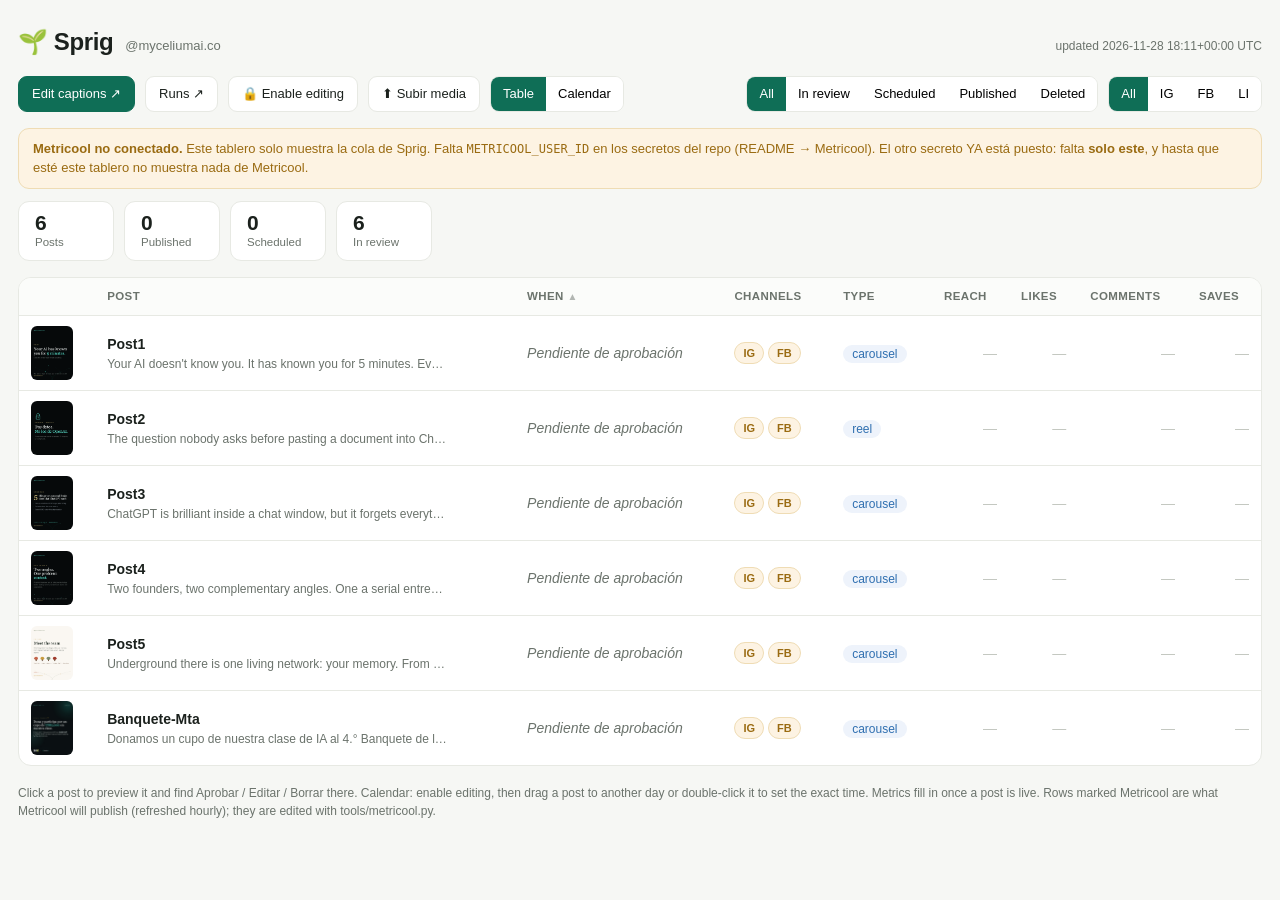
<file: docs/index.html>
<!doctype html>
<html lang="en">
<head>
<meta charset="utf-8">
<meta name="viewport" content="width=device-width, initial-scale=1">
<title>Sprig · dashboard</title>
<style>
  :root{ --bg:#f6f7f4; --card:#fff; --ink:#1b211d; --mut:#6b736c; --line:#e7e9e3;
         --green:#1f9d6b; --greenbg:#e6f4ee; --accent:#0f6e56; --hover:#f2f4ef; --red:#b3261e; --redbg:#fdecea; }
  *{box-sizing:border-box} body{margin:0;background:var(--bg);color:var(--ink);
    font:14px/1.5 -apple-system,BlinkMacSystemFont,"Segoe UI",Inter,Arial,sans-serif}
  .wrap{max-width:1280px;margin:0 auto;padding:24px 18px 64px}
  header{display:flex;flex-wrap:wrap;align-items:baseline;gap:12px}
  h1{font-size:24px;margin:0;letter-spacing:-.4px}
  .tag{font-size:13px;color:var(--mut)} .updated{margin-left:auto;font-size:12px;color:var(--mut)}
  .bar{display:flex;flex-wrap:wrap;gap:10px;align-items:center;margin:16px 0}
  a.btn,button.f{font:inherit;display:inline-flex;align-items:center;gap:6px;padding:7px 13px;border:1px solid var(--line);
    border-radius:9px;background:#fff;color:var(--ink);text-decoration:none;font-size:13px;font-weight:500;cursor:pointer}
  a.btn.primary{background:var(--accent);color:#fff;border-color:var(--accent)}
  a.btn:hover,button.f:hover{border-color:var(--accent);color:var(--accent)}
  button.f.on{background:var(--green);color:#fff;border-color:var(--green)}
  button.f.danger{color:var(--red)} button.f.danger:hover{border-color:var(--red);background:var(--redbg)}
  button.f.danger.on{background:var(--red);border-color:var(--red);color:#fff}
  button.f:disabled{opacity:.45;cursor:default}
  .spacer{flex:1}
  .seg{display:inline-flex;border:1px solid var(--line);border-radius:9px;overflow:hidden;background:#fff}
  .seg button{font:inherit;border:0;border-radius:0;padding:7px 12px;background:#fff;cursor:pointer;font-size:13px} .seg button.on{background:var(--accent);color:#fff}
  .stats{display:flex;gap:10px;margin-bottom:16px;flex-wrap:wrap}
  .stat{background:var(--card);border:1px solid var(--line);border-radius:11px;padding:9px 16px;min-width:96px}
  .stat .n{font-size:21px;font-weight:600;line-height:1.1} .stat .l{font-size:11.5px;color:var(--mut)}
  .tablewrap{background:var(--card);border:1px solid var(--line);border-radius:13px;overflow:auto}
  table{border-collapse:collapse;width:100%;min-width:880px}
  th,td{text-align:left;padding:10px 12px;border-bottom:1px solid var(--line);white-space:nowrap;vertical-align:middle}
  th{position:sticky;top:0;background:#fbfcfa;font-size:11.5px;text-transform:uppercase;letter-spacing:.4px;color:var(--mut);font-weight:600;cursor:pointer;user-select:none}
  th.sortable:hover{color:var(--accent)} th .ar{opacity:.5;font-size:10px}
  tr:last-child td{border-bottom:0} tbody tr:hover{background:var(--hover)}
  tbody tr.deleted td{opacity:.55}
  td.num{text-align:right;font-variant-numeric:tabular-nums;font-weight:600} td.num.dim{color:#c4c8c1;font-weight:400}
  td.when{cursor:default} td.when.edit{cursor:pointer;color:var(--accent)} td.when.edit:hover{text-decoration:underline}
  .thumb{width:42px;height:54px;object-fit:cover;border-radius:6px;background:#e9ebe6;display:block}
  .post .id{font-weight:600;text-transform:capitalize} .post .cap{color:var(--mut);font-size:12px;max-width:340px;overflow:hidden;text-overflow:ellipsis;white-space:nowrap}
  .pill{font-size:11px;font-weight:600;padding:2px 8px;border-radius:20px;display:inline-block;margin-right:4px;border:1px solid}
  .pill.live{background:var(--greenbg);color:var(--green);border-color:#bfe3d2} .pill.sched{background:#fff;color:var(--mut);border-color:var(--line)}
  .pill.rev{background:#fdf3e3;color:#9a6b12;border-color:#efdcb4}
  .pill.del{background:var(--redbg);color:var(--red);border-color:#f3c6c2}
  .pill.mc{background:#f1efe6;color:#5e5a4f;border-color:#e0dbcd}
  .pill.err{background:var(--redbg);color:var(--red);border-color:#f3c6c2}
  .banner{border:1px solid;border-radius:11px;padding:10px 14px;margin-bottom:12px;font-size:13px;line-height:1.5}
  .banner.red{background:var(--redbg);border-color:#f3c6c2;color:var(--red)}
  .banner.amber{background:#fdf3e3;border-color:#efdcb4;color:#9a6b12}
  .banner code{font-size:12px} .banner ul{margin:4px 0 0 18px;padding:0}
  .type{font-size:12px;color:#2f6fb0;background:#eef3fb;padding:2px 9px;border-radius:20px}
  .fbnote{font-size:11px;color:var(--mut);margin-top:3px}
  td.when.rev,td.when.del{color:var(--mut);font-style:italic}
  .calbar{display:flex;align-items:center;justify-content:center;gap:16px;margin-bottom:10px}
  .caltitle{font-size:17px;font-weight:600;min-width:170px;text-align:center}
  .calhead{display:grid;grid-template-columns:repeat(7,1fr);gap:8px;margin-bottom:8px}
  .calhead div{font-size:11.5px;color:var(--mut);text-transform:uppercase;letter-spacing:.4px;text-align:center}
  .cal{display:grid;grid-template-columns:repeat(7,1fr);gap:8px}
  .day{background:var(--card);border:1px solid var(--line);border-radius:10px;min-height:96px;padding:6px}
  .day.empty{background:transparent;border:0} .day.dragover{border-color:var(--accent);background:var(--greenbg)}
  .dnum{font-size:12px;color:var(--mut);text-align:right;margin-bottom:4px}
  .day.today{border-color:var(--accent)} .day.today .dnum{color:var(--accent);font-weight:600}
  .chip{display:flex;align-items:center;gap:5px;border-left:3px solid var(--line);background:#fbfcfa;border-radius:5px;padding:3px 5px;margin-bottom:4px}
  .chip.live{border-left-color:var(--green)} .chip.sched{border-left-color:#cfd4cc}
  .chip.mc{border-left-style:dotted;background:#f7f5ef} .chip.mc.dup{border-left-color:var(--red);border-left-style:solid}
  .chip.drag{cursor:grab} .chip.drag:active{cursor:grabbing}
  .chip img{width:18px;height:22px;object-fit:cover;border-radius:3px;background:#e9ebe6;flex:none}
  .chip span{font-size:11px;font-weight:600;text-transform:capitalize} .chip em{font-size:10px;color:var(--mut);font-style:normal;margin-left:auto}
  .ovl{position:fixed;inset:0;background:rgba(20,24,27,.45);display:flex;align-items:center;justify-content:center;z-index:70;padding:16px;overflow:auto}
  .modal{background:#fff;border-radius:14px;padding:22px;max-width:430px;width:100%;box-shadow:0 10px 40px rgba(0,0,0,.2)}
  .modal.wide{max-width:640px}
  .modal h3{margin:0 0 8px;font-size:18px} .modal p{color:var(--mut);font-size:13px;margin:0 0 14px}
  .modal label{display:block;font-size:12px;color:var(--mut);margin:10px 0 4px}
  .modal input,.modal textarea{width:100%;padding:9px 11px;border:1px solid var(--line);border-radius:9px;font:inherit}
  .modal textarea{min-height:110px;resize:vertical;line-height:1.45}
  .modal .row{display:flex;gap:14px} .modal .row>div{flex:1}
  .modal .acts{display:flex;gap:10px;justify-content:flex-end;margin-top:18px;align-items:center}
  .modal .acts .cnt{margin-right:auto;font-size:12px;color:var(--mut)} .modal .acts .cnt.over{color:var(--red);font-weight:600}
  .modal code{font-size:12px;background:#f2f4ef;padding:2px 6px;border-radius:5px;word-break:break-all}
  .toast{position:fixed;bottom:20px;left:50%;transform:translateX(-50%);background:var(--ink);color:#fff;padding:10px 18px;border-radius:10px;font-size:13px;z-index:80;opacity:0;transition:opacity .2s;max-width:90vw;text-align:center}
  .toast.show{opacity:1}
  footer{margin-top:18px;font-size:12px;color:var(--mut)}

/* ---- preview modal ---- */
#pv{position:fixed;inset:0;background:rgba(0,0,0,.62);display:none;z-index:60;padding:24px;overflow:auto}
#pv.on{display:block}
#pvbox{max-width:940px;margin:0 auto;background:var(--card);border-radius:14px;overflow:hidden;box-shadow:0 20px 60px rgba(0,0,0,.45)}
#pvhead{display:flex;align-items:center;justify-content:space-between;gap:12px;padding:14px 18px;border-bottom:1px solid var(--line);flex-wrap:wrap}
#pvhead h3{margin:0;font-size:16px}
#pvhead .meta{font-size:12px;color:var(--mut);margin-top:2px}
#pvacts{display:flex;gap:8px;align-items:center;flex-wrap:wrap}
#pvclose{border:1px solid var(--line);background:none;border-radius:7px;padding:5px 11px;cursor:pointer;font-size:14px;color:inherit}
#pvbody{display:grid;grid-template-columns:minmax(0,360px) minmax(0,1fr);gap:20px;padding:18px}
@media(max-width:820px){#pvbody{grid-template-columns:1fr}}
#pvstage{position:relative;background:#0A0F11;border-radius:10px;overflow:hidden;aspect-ratio:4/5}
#pvslot,#pvslot img,#pvslot video{width:100%;height:100%;display:block}
#pvslot img,#pvslot video{object-fit:contain}
#pvstage .nv{position:absolute;top:50%;transform:translateY(-50%);width:30px;height:30px;border-radius:50%;border:none;background:rgba(255,255,255,.92);cursor:pointer;font-size:15px;line-height:1;display:grid;place-items:center}
#pvstage .nv:disabled{opacity:.25;cursor:default}
#pvprev{left:8px}#pvnext{right:8px}
#pvcount{position:absolute;top:8px;right:8px;background:rgba(0,0,0,.62);color:#fff;font-size:11px;padding:3px 8px;border-radius:10px;z-index:2}
#pvthumbs{display:flex;gap:6px;margin-top:9px;flex-wrap:wrap}
#pvthumbs button{width:44px;aspect-ratio:4/5;padding:0;border:1px solid var(--line);border-radius:5px;overflow:hidden;background:none;cursor:pointer;display:grid;place-items:center}
#pvthumbs button[aria-current="true"]{border-color:#0f8f7f;border-width:2px}
#pvthumbs img{width:100%;height:100%;object-fit:cover;display:block}
#pvmedia{display:flex;gap:8px;margin-top:10px;flex-wrap:wrap}
#pvmedia button{font-size:12px;padding:5px 10px}
#pvcap{white-space:pre-wrap;font-size:14px;line-height:1.6;margin:0}
#pvtags{color:#0f8f7f;margin-top:10px;font-size:14px}
#pvlen{margin-top:12px;padding-top:10px;border-top:1px solid var(--line);font-size:12px;color:var(--mut)}
#pvnote{margin-top:8px;font-size:12px;color:#9a6b12}
tbody tr[data-pid]{cursor:pointer}
</style>
</head>
<body>
<div class="wrap">
  <header><h1>🌱 Sprig</h1><span class="tag">@myceliumai.co</span><span class="updated" id="updated"></span></header>
  <div class="bar">
    <a class="btn primary" href="https://github.com/ortizia2000/sprig/edit/main/content/posts.yaml" target="_blank">Edit captions ↗</a>
    <a class="btn" href="https://github.com/ortizia2000/sprig/actions/workflows/publish.yml" target="_blank">Runs ↗</a>
    <button class="f" id="editBtn"></button>
    <button class="f" id="uploadBtn" title="Sube una imagen o video a docs/media y content/media">⬆ Subir media</button>
    <div class="seg" id="viewF"><button data-v="table" class="on">Table</button><button data-v="calendar">Calendar</button></div>
    <span class="spacer"></span>
    <div class="seg" id="statusF"><button data-v="all" class="on">All</button><button data-v="review">In review</button><button data-v="scheduled">Scheduled</button><button data-v="published">Published</button><button data-v="deleted">Deleted</button></div>
    <div class="seg" id="chanF"><button data-v="all" class="on">All</button><button data-v="instagram">IG</button><button data-v="facebook">FB</button><button data-v="linkedin">LI</button></div>
  </div>
  <div id="banners"></div>
  <div class="stats" id="stats"></div>
  <div id="view"></div>
  <footer id="foot"></footer>
</div>
<div id="modalHost"></div>
<div class="toast" id="toast"></div>
<input type="file" id="filePick" hidden accept="image/*,video/mp4">

<script>
const REPO="ortizia2000/sprig", PLAT={instagram:"IG",facebook:"FB",linkedin:"LI"};
const PAGES_MEDIA="https://ortizia2000.github.io/sprig/media";
const IG_LIMIT=2200, MAX_W=1440, MAX_UPLOAD_MB=25;
const MON=["Jan","Feb","Mar","Apr","May","Jun","Jul","Aug","Sep","Oct","Nov","Dec"];
const MONLONG=["January","February","March","April","May","June","July","August","September","October","November","December"];
const COLS=[{k:"thumb",t:""},{k:"post",t:"Post"},{k:"when",t:"When",sort:1},{k:"channels",t:"Channels"},
  {k:"type",t:"Type"},{k:"reach",t:"Reach",sort:1,num:1},{k:"likes",t:"Likes",sort:1,num:1},
  {k:"comments",t:"Comments",sort:1,num:1},{k:"saved",t:"Saves",sort:1,num:1}];
// Override keys the publisher honours (publisher/overrides.py). Everything the
// buttons write goes through content/schedule.json; posts.yaml is never touched here.
const OV_KEYS=["date","time","review","deleted","caption_en","caption_es","hashtags","media"];
let DATA=[], OVR={}, MC={status:"unconfigured",posts:[],duplicates:{}}, sortK="when", sortDir=1, fStatus="all", fChan="all", view="table", calMonth=null, bust=0;
const esc=s=>(s||"").replace(/[&<>"]/g,c=>({"&":"&amp;","<":"&lt;",">":"&gt;",'"':"&quot;"}[c]));
const ig=(p,k)=>((p.metrics||{}).instagram||{})[k];
const isPub=p=>(p.published||[]).length>0;
// Metricool rows: the queue that actually publishes since 2026-09-06. Read-only
// here (the GitHub write layer cannot touch them); edits go through tools/metricool.py.
const isMc=p=>p.source==="metricool";
// A video has no still on the Metricool side; a play glyph beats a broken image.
const VID_THUMB="data:image/svg+xml;utf8,"+encodeURIComponent('<svg xmlns="http://www.w3.org/2000/svg" width="36" height="44"><rect width="36" height="44" rx="4" fill="#e9ebe6"/><path d="M14 13l12 9-12 9z" fill="#6b736c"/></svg>');
const mcLocal=u=>{try{const x=new URL(u);return x.origin===location.origin?x.pathname.split("/").pop():null;}catch(e){return null;}};
function mcRows(sec){
  const dup=(sec&&sec.duplicates)||{};
  return ((sec&&sec.posts)||[]).map(r=>{
    const media=r.media||[], nets=r.networks||{};
    const local=media.length&&mcLocal(media[0]), isVid=/\.(mp4|mov|m4v)(\?|$)/i.test(media[0]||"");
    return {source:"metricool", id:"mc-"+r.id, mcId:r.id, uuid:r.uuid, date:r.date, time:r.time, tz:r.tz,
      type:media.length>1?"carousel":(isVid?"reel":"image"),
      platforms:Object.keys(nets), networks:nets, thumb:isVid?VID_THUMB:(local?("media/"+local):(media[0]||null)),
      media, caption_en:r.text||"", caption_es:"", hashtags:"", review:false, deleted:false, draft:!!r.draft,
      overridden:[], published:Object.keys(nets).filter(n=>nets[n]==="PUBLISHED"), metrics:{},
      dup:!!dup[r.uuid], dupIds:dup[r.uuid]||[]};});
}
const base=u=>String(u).split("/").pop();
// Effective post = data.json row (overrides applied at build time, hourly) with the
// LIVE override file on top, so a button press shows immediately. `deleted` only
// ever comes from the override file, so it is read from there alone (a restored post
// would otherwise stay dimmed until the next Actions rebuild).
function eff(p){const o=isMc(p)?{}:(OVR[p.id]||{}); const e=Object.assign({},p);
  if(isMc(p)){ e.mediaNames=(p.media||[]).map(u=>mcLocal(u)||u); return e; }
  for(const k of OV_KEYS){ if(k in o) e[k]=o[k]; }
  e.deleted=!!o.deleted;
  e.mediaNames=(o.media||p.media||[]).map(base);
  e.thumb=p.cover?("media/"+base(p.cover)):(e.mediaNames.length?"media/"+e.mediaNames[0]:p.thumb);
  return e;}
const tsOf=p=>{const e=eff(p);return Date.parse(e.date+"T"+(e.time||"00:00")+":00");};
function fmtWhen(p){const e=eff(p);const [Y,M,D]=String(e.date).split("-");let [h,mi]=(e.time||"00:00").split(":").map(Number);
  const ap=h>=12?"pm":"am",h12=(h%12)||12;return `${MON[(+M)-1]}-${D}-${Y} · ${h12}:${String(mi).padStart(2,"0")} ${ap} EST`;}
const token=()=>localStorage.getItem("sprig_token");
const editing=()=>!!token();
const thumbSrc=p=>{const e=eff(p);return e.thumb?(e.thumb+(bust?"?v="+bust:"")):"";};
const todayS=()=>{const t=new Date();return `${t.getFullYear()}-${String(t.getMonth()+1).padStart(2,'0')}-${String(t.getDate()).padStart(2,'0')}`;};

function filtered(){return DATA.filter(p=>{const e=eff(p);
  if(fStatus==="deleted") return e.deleted;
  if(e.deleted)return false;
  if(fStatus==="review"&&!e.review)return false;
  if(fStatus==="published"&&!isPub(p))return false;
  if(fStatus==="scheduled"&&(isPub(p)||e.review))return false;
  if(fChan!=="all"&&!(p.platforms||[]).includes(fChan))return false; return true;});}
function sorted(rows){return rows.slice().sort((a,b)=>{let va,vb;
  if(sortK==="when"){va=tsOf(a);vb=tsOf(b);}else{va=ig(a,sortK)??-1;vb=ig(b,sortK)??-1;}return (va-vb)*sortDir;});}

/* ---------- table ---------- */
function renderTable(){
  const head=COLS.map(c=>{const ar=c.k===sortK?`<span class="ar">${sortDir>0?"▲":"▼"}</span>`:"";
    return `<th class="${c.sort?'sortable':''} ${c.num?'num':''}" data-k="${c.k}">${c.t} ${ar}</th>`;}).join("");
  const rows=sorted(filtered()).map(p=>{const e=eff(p);
    const chans=(p.platforms||[]).map(pl=>{const l=(p.published||[]).includes(pl);
      const st=isMc(p)?(p.networks||{})[pl]:null; const err=st&&st!=="PUBLISHED"&&st!=="PENDING";
      return `<span class="pill ${l?'live':(err?'err':(e.deleted?'del':(e.review?'rev':'sched')))}" title="${esc(st||'')}">${PLAT[pl]||pl}${l?' ●':(err?' ✕':'')}</span>`;}).join("");
    const fb=((p.metrics||{}).facebook)||{};
    const fbn=(fb.reactions!=null||fb.comments!=null)?`<div class="fbnote">FB ♥ ${fb.reactions??0} · 💬 ${fb.comments??0}</div>`:"";
    const num=k=>{const v=ig(p,k);return v==null?`<td class="num dim">—</td>`:`<td class="num">${v.toLocaleString()}</td>`;};
    const whenCls=e.deleted?'del':(e.review?'rev':(editing()&&!isPub(p)&&!isMc(p)?'edit':''));
    const whenTxt=e.deleted?'Borrado':(e.review?'Pendiente de aprobación':fmtWhen(p));
    return `<tr data-pid="${esc(p.id)}" class="${e.deleted?'deleted':''}"><td><img class="thumb" src="${esc(thumbSrc(p))}" alt=""></td>
      <td class="post"><div class="id">${isMc(p)?`<span class="pill mc">Metricool</span>${p.dup?'<span class="pill err">copia ×'+p.dupIds.length+'</span>':''}<span style="color:var(--mut);font-weight:400">#${esc(String(p.mcId))}</span>`:esc(p.id)}</div><div class="cap">${esc(e.caption_en||'')}</div></td>
      <td class="when ${whenCls}" data-id="${esc(p.id)}">${whenTxt}</td>
      <td>${chans}${fbn}</td><td><span class="type">${esc(p.type)}</span></td>
      ${num("reach")}${num("likes")}${num("comments")}${num("saved")}</tr>`;}).join("")
    || `<tr><td colspan="9" style="color:var(--mut);padding:20px">No posts match this filter.</td></tr>`;
  document.getElementById("view").innerHTML=`<div class="tablewrap"><table><thead><tr>${head}</tr></thead><tbody>${rows}</tbody></table></div>`;
  document.querySelectorAll("th.sortable").forEach(th=>th.onclick=()=>{const k=th.dataset.k;if(k===sortK)sortDir*=-1;else{sortK=k;sortDir=1;}render();});
  document.querySelectorAll("tbody tr[data-pid]").forEach(tr=>tr.onclick=e=>{
    if(e.target.closest("td.when.edit")) return;
    openPreview(tr.dataset.pid);
  });
  if(editing()) document.querySelectorAll("td.when.edit").forEach(td=>td.onclick=e=>{e.stopPropagation();openReschedule(td.dataset.id)});
}
/* ---------- calendar ---------- */
function renderCalendar(){
  const posts=filtered().filter(p=>!eff(p).deleted),byDate={}; posts.forEach(p=>{const d=eff(p).date;(byDate[d]=byDate[d]||[]).push(p);});
  const y=calMonth.getFullYear(),m=calMonth.getMonth();
  const startDow=new Date(y,m,1).getDay(),days=new Date(y,m+1,0).getDate();
  const tS=todayS();
  const chip=p=>{const drag=editing()&&!isPub(p)&&!isMc(p);
    return `<div class="chip ${isPub(p)?'live':'sched'} ${isMc(p)?'mc':''} ${p.dup?'dup':''} ${drag?'drag':''}" draggable="${drag}" data-id="${esc(p.id)}" title="${isMc(p)?'Metricool #'+esc(String(p.mcId))+(p.dup?' · copia duplicada':''):''}">
      <img src="${esc(thumbSrc(p))}"><span>${isMc(p)?'M· '+esc(Array.from((p.caption_en||'').split('\n')[0]).slice(0,18).join('')):esc(p.id)}</span><em>${(p.platforms||[]).map(x=>PLAT[x]||x).join(' ')}</em></div>`;};
  let cells=""; for(let i=0;i<startDow;i++)cells+=`<div class="day empty"></div>`;
  for(let d=1;d<=days;d++){const ds=`${y}-${String(m+1).padStart(2,'0')}-${String(d).padStart(2,'0')}`;
    cells+=`<div class="day ${ds===tS?'today':''}" data-date="${ds}"><div class="dnum">${d}</div>${(byDate[ds]||[]).map(chip).join("")}</div>`;}
  document.getElementById("view").innerHTML=`
    <div class="calbar"><button class="f" id="pm">‹</button><div class="caltitle">${MONLONG[m]} ${y}</div><button class="f" id="nm">›</button></div>
    <div class="calhead">${["Sun","Mon","Tue","Wed","Thu","Fri","Sat"].map(d=>`<div>${d}</div>`).join("")}</div>
    <div class="cal">${cells}</div>`;
  document.getElementById("pm").onclick=()=>{calMonth=new Date(y,m-1,1);render();};
  document.getElementById("nm").onclick=()=>{calMonth=new Date(y,m+1,1);render();};
  if(editing()) wireDnD();
  document.querySelectorAll(".chip").forEach(c=>{ c.onclick=()=>openPreview(c.dataset.id); if(editing()) c.ondblclick=()=>openReschedule(c.dataset.id); });
}
function wireDnD(){
  document.querySelectorAll(".chip.drag").forEach(c=>{
    c.ondragstart=e=>{e.dataTransfer.setData("text/plain",c.dataset.id);e.dataTransfer.effectAllowed="move";};});
  document.querySelectorAll(".day[data-date]").forEach(cell=>{
    cell.ondragover=e=>{e.preventDefault();cell.classList.add("dragover");};
    cell.ondragleave=()=>cell.classList.remove("dragover");
    cell.ondrop=e=>{e.preventDefault();cell.classList.remove("dragover");
      const id=e.dataTransfer.getData("text/plain"),p=DATA.find(x=>x.id===id);
      if(!p)return; const cur=eff(p); setOverride(id,{date:cell.dataset.date,time:cur.time});};
  });
}
/* ---------- overrides (the one write path) ---------- */
function setOverride(id,patch){
  OVR[id]=Object.assign({},OVR[id]||{},patch);
  for(const k of Object.keys(OVR[id])) if(OVR[id][k]===undefined) delete OVR[id][k];
  if(!Object.keys(OVR[id]).length) delete OVR[id];
  stats(); render(); if(document.getElementById("pv").classList.contains("on")) fillPreview(id);
  return saveSchedule();
}
function openReschedule(id){
  const p=DATA.find(x=>x.id===id); if(!p)return; const e=eff(p);
  modal(`<h3>Reschedule ${esc(id)}</h3><p>Set the date and time this post goes live (EST).</p>
    <div class="row"><div><label>Date</label><input id="ed" type="date" value="${e.date}"></div>
    <div><label>Time</label><input id="et" type="time" value="${e.time}"></div></div>
    <div class="acts"><button class="f" id="ec">Cancel</button><button class="f on" id="es">Save</button></div>`,
    ()=>{ document.getElementById("ec").onclick=closeModal;
      document.getElementById("es").onclick=()=>{const d=document.getElementById("ed").value,tm=document.getElementById("et").value;
        if(d&&tm){closeModal();setOverride(id,{date:d,time:tm});}}; });
}
/* Aprobar: siempre pregunta fecha y hora, nunca reutiliza la del YAML (esa es la
   fecha vieja que quedo en revision). Los campos arrancan vacios a proposito. */
function openApprove(id){
  if(!editing()){tokenModal();return;}
  const p=DATA.find(x=>x.id===id); if(!p)return;
  modal(`<h3>Aprobar ${esc(id)}</h3><p>¿Cuándo sale? La fecha del archivo es vieja y no se reutiliza. Hora en EST.</p>
    <div class="row"><div><label>Fecha</label><input id="ad" type="date" min="${todayS()}"></div>
    <div><label>Hora</label><input id="at" type="time"></div></div>
    <div class="acts"><button class="f" id="ac">Cancelar</button><button class="f on" id="as" disabled>Aprobar y agendar</button></div>`,
    ()=>{ const d=document.getElementById("ad"),t=document.getElementById("at"),s=document.getElementById("as");
      const chk=()=>{s.disabled=!(d.value&&t.value&&d.value>=todayS());}; d.oninput=t.oninput=chk;
      document.getElementById("ac").onclick=closeModal;
      s.onclick=()=>{closeModal();setOverride(id,{review:false,date:d.value,time:t.value}).then(ok=>{if(ok)toast(`${id} aprobado · sale ${d.value} ${t.value} EST`);});}; });
}
function openEdit(id){
  if(!editing()){tokenModal();return;}
  const p=DATA.find(x=>x.id===id); if(!p)return; const e=eff(p);
  modal(`<h3>Editar ${esc(id)}</h3><p>Texto y horario. Las imágenes se cambian desde la vista previa. No toca <code>posts.yaml</code>: guarda en <code>schedule.json</code>.</p>
    <label>Caption EN</label><textarea id="ce">${esc(e.caption_en)}</textarea>
    <label>Caption ES</label><textarea id="cs">${esc(e.caption_es)}</textarea>
    <label>Hashtags</label><input id="ch" value="${esc(e.hashtags)}">
    <div class="row"><div><label>Fecha${e.review?' (sigue en revisión hasta Aprobar)':''}</label><input id="dd" type="date" value="${e.review?'':e.date}"></div>
    <div><label>Hora (EST)</label><input id="dt" type="time" value="${e.review?'':e.time}"></div></div>
    <div class="acts"><span class="cnt" id="cnt"></span><button class="f" id="xc">Cancelar</button><button class="f on" id="xs">Guardar</button></div>`,
    ()=>{ const ce=document.getElementById("ce"),cs=document.getElementById("cs"),ch=document.getElementById("ch"),cnt=document.getElementById("cnt");
      const len=()=>{const c=[ce.value.trim(),cs.value.trim(),ch.value.trim()].filter(Boolean).join("\n\n").length;
        cnt.textContent=`${c} / ${IG_LIMIT} caracteres`; cnt.classList.toggle("over",c>IG_LIMIT); return c;};
      ce.oninput=cs.oninput=ch.oninput=len; len();
      document.getElementById("xc").onclick=closeModal;
      document.getElementById("xs").onclick=()=>{
        if(len()>IG_LIMIT){toast("Instagram corta en 2.200 caracteres. Recorta antes de guardar.");return;}
        const patch={}; const put=(k,v)=>{ if(v!==(p[k]||"")||k in (OVR[id]||{})) patch[k]=v; };
        put("caption_en",ce.value.trim()); put("caption_es",cs.value.trim()); put("hashtags",ch.value.trim());
        const d=document.getElementById("dd").value,t=document.getElementById("dt").value;
        if(d&&t){patch.date=d;patch.time=t;}
        closeModal(); setOverride(id,patch).then(ok=>{if(ok)toast(`${id} guardado`);}); }; });
}
function openDelete(id){
  if(!editing()){tokenModal();return;}
  modal(`<h3>Borrar ${esc(id)}</h3><p>Sale de la cola y no se publica. No se borra nada del repo: el post, sus imágenes y su texto siguen en <code>posts.yaml</code>. Se revierte con <b>Restaurar</b>.</p>
    <div class="acts"><button class="f" id="dc">Cancelar</button><button class="f danger on" id="ds">Borrar de la cola</button></div>`,
    ()=>{ document.getElementById("dc").onclick=closeModal;
      document.getElementById("ds").onclick=()=>{closeModal();setOverride(id,{deleted:true}).then(ok=>{if(ok)toast(`${id} borrado de la cola`);});}; });
}
function restore(id){ if(!editing()){tokenModal();return;} setOverride(id,{deleted:undefined}).then(ok=>{if(ok)toast(`${id} restaurado`);}); }

/* ---------- GitHub write layer ----------
   One function writes files; everything above calls it. When real GitHub login
   replaces the PAT, only ghToken()/ghHeaders() change. */
const ghHeaders=()=>({Authorization:"Bearer "+token(),Accept:"application/vnd.github+json"});
async function ghSha(path){
  const r=await fetch(`https://api.github.com/repos/${REPO}/contents/${path}?ref=main&t=`+Date.now(),{headers:ghHeaders()});
  return r.ok?(await r.json()).sha:undefined;
}
async function ghPut(path,b64,message){
  const url=`https://api.github.com/repos/${REPO}/contents/${path}`;
  for(let attempt=0;attempt<2;attempt++){
    const sha=await ghSha(path);
    const r=await fetch(url,{method:"PUT",headers:Object.assign({"Content-Type":"application/json"},ghHeaders()),
      body:JSON.stringify({message,content:b64,sha})});
    if(r.ok) return true;
    if(r.status===409||r.status===422) continue;   // sha raced a bot commit — refetch once
    throw new Error("GitHub "+r.status+(r.status===401||r.status===403?" — token sin permiso de escritura":""));
  }
  throw new Error("GitHub conflict — inténtalo de nuevo");
}
const b64json=o=>btoa(unescape(encodeURIComponent(JSON.stringify(o,null,2)+"\n")));
async function loadOverrides(){
  try{
    const h={Accept:"application/vnd.github+json"}; if(token()) h.Authorization="Bearer "+token();
    const r=await fetch(`https://api.github.com/repos/${REPO}/contents/content/schedule.json?ref=main&t=`+Date.now(),{headers:h});
    if(!r.ok) return {};
    const j=await r.json();
    return JSON.parse(decodeURIComponent(escape(atob((j.content||"").replace(/\n/g,""))))||"{}");
  }catch(e){ return {}; }
}
async function saveSchedule(){
  if(!token()){ tokenModal(); return false; }
  toast("Guardando…");
  try{ await ghPut("content/schedule.json",b64json(OVR),"schedule: update via dashboard");
    toast("Guardado · el publisher lo usa en la próxima corrida"); return true; }
  catch(err){ toast("No se guardó: "+err.message); return false; }
}
/* ---------- media upload ---------- */
function pickFile(){return new Promise(res=>{const i=document.getElementById("filePick");i.value="";i.onchange=()=>res(i.files[0]||null);i.click();});}
function readAsDataURL(f){return new Promise((res,rej)=>{const r=new FileReader();r.onload=()=>res(r.result);r.onerror=rej;r.readAsDataURL(f);});}
// Same rule as tools/add-media.sh: images -> JPEG q90, max 1440 wide (Instagram
// rejects PNG in image_url); videos -> only mp4 passes through, nothing transcodes here.
async function prepareUpload(file){
  if(file.size>MAX_UPLOAD_MB*1024*1024) throw new Error(`Archivo de ${(file.size/1048576).toFixed(0)} MB. Máximo ${MAX_UPLOAD_MB} MB por aquí; para algo más grande usa tools/add-media.sh.`);
  if(file.type==="video/mp4") return {ext:"mp4",b64:(await readAsDataURL(file)).split(",")[1],kind:"video"};
  if(file.type.startsWith("video/")) throw new Error("Solo video .mp4 (H.264). Convierte primero con tools/add-media.sh.");
  if(!file.type.startsWith("image/")) throw new Error("Formato no soportado: "+file.type);
  const img=await new Promise((res,rej)=>{const im=new Image();im.onload=()=>res(im);im.onerror=()=>rej(new Error("No se pudo leer la imagen"));im.src=URL.createObjectURL(file);});
  const s=Math.min(1,MAX_W/img.naturalWidth), w=Math.round(img.naturalWidth*s), h=Math.round(img.naturalHeight*s);
  const c=document.createElement("canvas"); c.width=w; c.height=h; const ctx=c.getContext("2d");
  ctx.fillStyle="#fff"; ctx.fillRect(0,0,w,h); ctx.drawImage(img,0,0,w,h);
  const dataUrl=c.toDataURL("image/jpeg",0.9);
  return {ext:"jpg",b64:dataUrl.split(",")[1],kind:"image",w,h};
}
const stamp=()=>{const d=new Date();const p=n=>String(n).padStart(2,"0");return `${String(d.getFullYear()).slice(2)}${p(d.getMonth()+1)}${p(d.getDate())}-${p(d.getHours())}${p(d.getMinutes())}${p(d.getSeconds())}`;};
async function uploadMedia(name,prep){
  toast(`Subiendo ${name}…`);
  await ghPut("docs/media/"+name,prep.b64,`media: add ${name} via dashboard`);
  await ghPut("content/media/"+name,prep.b64,`media: add ${name} via dashboard`);
  bust=Date.now();
  return name;
}
// Replace slot `idx` (or append when idx===null) on a post. Always a NEW filename:
// no overwrite means no CDN-cache surprise and the old file stays as archive.
async function replaceMedia(id,idx){
  if(!editing()){tokenModal();return;}
  const p=DATA.find(x=>x.id===id); if(!p||isPub(p))return;
  const f=await pickFile(); if(!f)return;
  try{
    const prep=await prepareUpload(f);
    if(p.type==="reel"&&idx===0&&prep.kind!=="video") throw new Error("Un reel lleva un .mp4 en la primera posición.");
    if(p.type!=="reel"&&prep.kind==="video") throw new Error("Este post es un carrusel; el video va en un post tipo reel.");
    const name=`${id}-${stamp()}.${prep.ext}`;
    await uploadMedia(name,prep);
    const media=eff(p).mediaNames.slice(); if(idx===null) media.push(name); else media[idx]=name;
    const ok=await setOverride(id,{media});
    if(ok) toast(`${name} subido · ${idx===null?"añadido":"reemplazó la posición "+(idx+1)}`);
  }catch(err){ toast(err.message); }
}
async function removeMedia(id,idx){
  if(!editing()){tokenModal();return;}
  const p=DATA.find(x=>x.id===id); if(!p||isPub(p))return;
  const media=eff(p).mediaNames.slice(); if(media.length<=1){toast("Un post necesita al menos una imagen.");return;}
  media.splice(idx,1); const ok=await setOverride(id,{media}); if(ok) toast(`Posición ${idx+1} quitada (el archivo sigue en el repo)`);
}
async function uploadLoose(){
  if(!editing()){tokenModal();return;}
  const f=await pickFile(); if(!f)return;
  try{
    const prep=await prepareUpload(f);
    const guess=f.name.replace(/\.[^.]+$/,"").toLowerCase().replace(/[^a-z0-9-]+/g,"-").replace(/^-+|-+$/g,"")||"media";
    const name=await new Promise(res=>modal(`<h3>Subir media</h3><p>${prep.kind==="image"?`Imagen → JPEG ${prep.w}×${prep.h}`:"Video .mp4, sin cambios"}. Va a <code>docs/media/</code> y <code>content/media/</code>.</p>
      <label>Nombre de archivo</label><input id="mn" value="${esc(guess)}.${prep.ext}">
      <div class="acts"><button class="f" id="mc">Cancelar</button><button class="f on" id="ms">Subir</button></div>`,
      ()=>{document.getElementById("mc").onclick=()=>{closeModal();res(null);};
        document.getElementById("ms").onclick=()=>{let v=document.getElementById("mn").value.trim().toLowerCase().replace(/[^a-z0-9.-]+/g,"-");
          if(!v.endsWith("."+prep.ext)) v=v.replace(/\.[^.]+$/,"")+"."+prep.ext; closeModal(); res(v);};}));
    if(!name) return;
    await uploadMedia(name,prep);
    modal(`<h3>Listo</h3><p>Pages tarda ~1 min en servirlo.</p><p><code>${esc(PAGES_MEDIA)}/${esc(name)}</code></p>
      <p>Para usarlo en un post nuevo, en <code>posts.yaml</code>:</p><p><code>media: [${esc(name)}]</code></p>
      <div class="acts"><button class="f on" id="ok">Cerrar</button></div>`,()=>{document.getElementById("ok").onclick=closeModal;});
  }catch(err){ toast(err.message); }
}
/* ---------- token + modal ---------- */
function tokenModal(){
  modal(`<h3>Enable editing</h3>
    <p>Reprogramar, aprobar, editar, borrar y subir imágenes escriben al repo, y eso pide un GitHub token. Se guarda solo en este navegador, nunca en el código.
    Crea un <a href="https://github.com/settings/personal-access-tokens/new" target="_blank">fine-grained token</a> con
    <b>Repository access: only ${REPO}</b> y <b>Permissions → Contents → Read and write</b>.</p>
    <label>GitHub token</label><input id="tk" type="password" placeholder="github_pat_…">
    <div class="acts"><button class="f" id="tc">Cancel</button><button class="f on" id="ts">Save token</button></div>`,
    ()=>{ document.getElementById("tc").onclick=closeModal;
      document.getElementById("ts").onclick=()=>{const v=document.getElementById("tk").value.trim();
        if(v){localStorage.setItem("sprig_token",v);closeModal();setEditBtn();render();toast("Editing enabled");}}; });
}
function modal(html,after){document.getElementById("modalHost").innerHTML=`<div class="ovl"><div class="modal ${html.includes('<textarea')?'wide':''}">${html}</div></div>`;
  document.querySelector(".ovl").onclick=e=>{if(e.target.classList.contains("ovl"))closeModal();}; if(after)after();}
function closeModal(){document.getElementById("modalHost").innerHTML="";}
let toastT; function toast(m){const el=document.getElementById("toast");el.textContent=m;el.classList.add("show");clearTimeout(toastT);toastT=setTimeout(()=>el.classList.remove("show"),3200);}
function setEditBtn(){const b=document.getElementById("editBtn");
  if(editing()){b.textContent="🔓 Editing on";b.classList.add("on");b.onclick=()=>{if(confirm("Turn editing off and forget the token on this browser?")){localStorage.removeItem("sprig_token");setEditBtn();render();}};}
  else{b.textContent="🔒 Enable editing";b.classList.remove("on");b.onclick=tokenModal;}}
/* ---------- shell ---------- */
function stats(){const E=DATA.map(eff);const del=E.filter(e=>e.deleted).length;const live=DATA.filter((p,i)=>!E[i].deleted);
  const pub=live.filter(isPub).length,reach=DATA.reduce((s,p)=>s+(ig(p,"reach")||0),0);
  const rev=live.filter(p=>eff(p).review).length;
  const c=[["Posts",live.length],["Published",pub],["Scheduled",live.length-pub-rev],["In review",rev]];
  const mc=DATA.filter(isMc).length; if(mc||MC.status!=="unconfigured") c.push(["Metricool",mc]);
  if(del)c.push(["Deleted",del]); if(reach>0)c.push(["Total reach",reach.toLocaleString()]);
  document.getElementById("stats").innerHTML=c.map(([l,n])=>`<div class="stat"><div class="n">${n}</div><div class="l">${l}</div></div>`).join("");}
/* ---------- Metricool banners: a failed read is never an empty queue ---------- */
function banners(){
  const h=document.getElementById("banners"); const out=[];
  if(MC.status==="error") out.push(`<div class="banner red"><b>Metricool no se pudo leer</b> · la cola que ves está incompleta. ${esc(MC.error||"")}</div>`);
  else if(MC.status==="unconfigured"){
    const miss=MC.missing||["METRICOOL_TOKEN","METRICOOL_USER_ID"];
    const half=miss.length===1?` El otro secreto YA está puesto: falta <b>solo este</b>, y hasta que esté este tablero no muestra nada de Metricool.`:"";
    out.push(`<div class="banner amber"><b>Metricool no conectado.</b> Este tablero solo muestra la cola de Sprig. Falta${miss.length>1?"n":""} ${miss.map(m=>"<code>"+esc(m)+"</code>").join(" y ")} en los secretos del repo (README → Metricool).${half}</div>`);
  }
  const dups=Object.entries(MC.duplicates||{});
  if(dups.length) out.push(`<div class="banner red"><b>⚠ Copias en Metricool: cada una publica por separado.</b> Bórralas en Metricool o corre <code>python tools/metricool.py dedupe --apply</code>.<ul>${dups.map(([u,ids])=>`<li>uuid <code>${esc(u)}</code> · ${ids.length} filas pendientes: ${ids.map(i=>"#"+i).join(", ")}</li>`).join("")}</ul></div>`);
  h.innerHTML=out.join("");
}
/* ---------- preview ---------- */
let pvI=0, pvM=[], pvId=null;
const pvIsVid=u=>/\.(mp4|mov|webm|m4v)$/i.test(String(u));
// Las miniaturas y el visor leen de docs/media (mismo origen). raw.githubusercontent
// cross-origin ya habia fallado antes en este dashboard.
const pvLocal=u=>/^https?:/i.test(String(u))?u:("media/"+base(u)+(bust?"?v="+bust:""));
function pvShow(n){
  pvI=Math.max(0,Math.min(pvM.length-1,n));
  const u=pvM[pvI];
  document.getElementById("pvslot").innerHTML = pvIsVid(u)
    ? '<video src="'+pvLocal(u)+'" controls playsinline></video>'
    : '<img src="'+pvLocal(u)+'" alt="Slide '+(pvI+1)+'">';
  document.getElementById("pvcount").textContent=(pvI+1)+" / "+pvM.length;
  document.getElementById("pvprev").disabled=pvI===0;
  document.getElementById("pvnext").disabled=pvI===pvM.length-1;
  [...document.getElementById("pvthumbs").children].forEach((b,k)=>b.setAttribute("aria-current",k===pvI));
}
function fillPreview(id){
  const p=DATA.find(x=>x.id===id); if(!p) return; const e=eff(p);
  pvId=id; pvM=e.mediaNames;
  document.getElementById("pvtitle").textContent=p.id;
  const st=e.deleted?"Borrado de la cola":(e.review?"En revisión, sin fecha":fmtWhen(p));
  document.getElementById("pvmeta").textContent=(isMc(p)?"Metricool · ":"")+st+"  ·  "+(p.platforms||[]).map(x=>PLAT[x]||x).join(" ")+"  ·  "+p.type;
  const cap=[e.caption_en,e.caption_es].filter(x=>x&&x.trim()).join("\n\n");
  document.getElementById("pvcap").textContent=cap;
  document.getElementById("pvtags").textContent=e.hashtags||"";
  document.getElementById("pvlen").textContent=(cap.length+(e.hashtags?e.hashtags.length+2:0))+" caracteres  ·  limite Instagram 2.200";
  const ovk=Object.keys(OVR[id]||{});
  document.getElementById("pvnote").textContent=isMc(p)
    ?`Programado en Metricool · #${p.mcId} · uuid ${p.uuid}${p.draft?' · borrador':''} · `+Object.entries(p.networks||{}).map(([n,s])=>`${PLAT[n]||n}: ${s}`).join(", ")+(p.dup?`  ⚠ ${p.dupIds.length} copias pendientes de este mismo post`:"")+"  ·  Se edita con tools/metricool.py, no desde aquí."
    :(ovk.length?"Editado desde el dashboard: "+ovk.join(", "):"");
  // actions
  const acts=document.getElementById("pvacts"); acts.innerHTML="";
  const btn=(t,cls,fn,title)=>{const b=document.createElement("button");b.className="f "+cls;b.textContent=t;b.onclick=fn;if(title)b.title=title;acts.appendChild(b);return b;};
  if(isPub(p)||isMc(p)){ /* published, or lives in Metricool: nothing to change here */ }
  else if(e.deleted){ btn("↩ Restaurar","on",()=>restore(id)); }
  else{
    if(e.review) btn("✓ Aprobar","on",()=>openApprove(id),"Pregunta fecha y hora, luego agenda");
    btn("✎ Editar","",()=>openEdit(id));
    btn("🗑 Borrar","danger",()=>openDelete(id));
  }
  const md=document.getElementById("pvmedia"); md.innerHTML="";
  if(!isPub(p)&&!e.deleted&&!isMc(p)){
    const b1=document.createElement("button");b1.className="f";b1.textContent="⇄ Reemplazar esta";b1.onclick=()=>replaceMedia(id,pvI);md.appendChild(b1);
    if(p.type!=="reel"){const b2=document.createElement("button");b2.className="f";b2.textContent="+ Añadir imagen";b2.onclick=()=>replaceMedia(id,null);md.appendChild(b2);
      const b3=document.createElement("button");b3.className="f danger";b3.textContent="− Quitar esta";b3.onclick=()=>removeMedia(id,pvI);md.appendChild(b3);}
  }
  const th=document.getElementById("pvthumbs"); th.innerHTML="";
  pvM.forEach((u,k)=>{ const b=document.createElement("button");
    b.setAttribute("aria-label","Ver "+(k+1));
    if(pvIsVid(u)) b.textContent="▶"; else { const im=document.createElement("img"); im.src=pvLocal(u); im.alt=""; b.appendChild(im); }
    b.onclick=ev=>{ev.stopPropagation();pvShow(k)}; th.appendChild(b); });
  pvShow(Math.min(pvI,pvM.length-1));
}
function openPreview(id){ pvWire(); pvI=0; fillPreview(id); document.getElementById("pv").classList.add("on"); }
function pvClose(){ const e=document.getElementById("pv"); if(e) e.classList.remove("on"); pvId=null; }
let pvWired=false;
function pvWire(){
  if(pvWired) return;
  const box=document.getElementById("pv"); if(!box) return;
  document.getElementById("pvclose").onclick=pvClose;
  box.onclick=e=>{ if(e.target.id==="pv") pvClose(); };
  document.getElementById("pvprev").onclick=()=>pvShow(pvI-1);
  document.getElementById("pvnext").onclick=()=>pvShow(pvI+1);
  pvWired=true;
}
addEventListener("keydown",e=>{
  if(document.getElementById("modalHost").firstChild) return;   // a dialog is open, keys belong to it
  if(!document.getElementById("pv").classList.contains("on")) return;
  if(e.key==="Escape")pvClose();
  if(e.key==="ArrowLeft")pvShow(pvI-1);
  if(e.key==="ArrowRight")pvShow(pvI+1);
});

function render(){ view==="calendar"?renderCalendar():renderTable(); }
function wireSeg(id,fn){document.querySelectorAll(`#${id} button`).forEach(b=>b.onclick=()=>{
  document.querySelectorAll(`#${id} button`).forEach(x=>x.classList.remove("on"));b.classList.add("on");fn(b.dataset.v);render();});}
Promise.all([
  fetch('./data.json?'+Date.now()).then(r=>r.json()),
  loadOverrides()
]).then(([d,ov])=>{
  MC=d.metricool||MC; DATA=(d.posts||[]).concat(mcRows(MC)); OVR=ov||{};
  const dates=DATA.filter(p=>!eff(p).deleted).map(p=>eff(p).date).filter(Boolean).sort();
  // Abrir en el proximo post pendiente, no en el mas viejo de la cola. Con posts
  // caducados en el archivo, dates[0] dejaba el calendario anclado meses atras y
  // lo recien programado quedaba invisible sin pasar meses a mano.
  const anchor=dates.find(x=>x>=todayS());
  calMonth=anchor?new Date(anchor+"T00:00:00"):new Date(); calMonth=new Date(calMonth.getFullYear(),calMonth.getMonth(),1);
  document.getElementById('updated').textContent=d.updated?'updated '+d.updated.replace('T',' ')+' UTC':'';
  document.getElementById('foot').textContent="Click a post to preview it and find Aprobar / Editar / Borrar there. Calendar: enable editing, then drag a post to another day or double-click it to set the exact time. Metrics fill in once a post is live. Rows marked Metricool are what Metricool will publish (refreshed hourly); they are edited with tools/metricool.py.";
  wireSeg("viewF",v=>view=v); wireSeg("statusF",v=>fStatus=v); wireSeg("chanF",v=>fChan=v); setEditBtn();
  document.getElementById("uploadBtn").onclick=uploadLoose;
  banners(); stats(); render();
}).catch(()=>{document.getElementById('view').innerHTML='<p style="padding:20px;color:var(--mut)">Could not load data.json yet — it builds on the first Actions run.</p>';});
</script>

<div id="pv" role="dialog" aria-modal="true" aria-label="Vista previa del post">
  <div id="pvbox">
    <div id="pvhead">
      <div><h3 id="pvtitle"></h3><div class="meta" id="pvmeta"></div></div>
      <div id="pvacts"></div>
      <button id="pvclose">Cerrar</button>
    </div>
    <div id="pvbody">
      <div>
        <div id="pvstage">
          <span id="pvcount"></span>
          <div id="pvslot"></div>
          <button class="nv" id="pvprev" aria-label="Anterior">&lsaquo;</button>
          <button class="nv" id="pvnext" aria-label="Siguiente">&rsaquo;</button>
        </div>
        <div id="pvthumbs"></div>
        <div id="pvmedia"></div>
      </div>
      <div>
        <p id="pvcap"></p>
        <div id="pvtags"></div>
        <div id="pvlen"></div>
        <div id="pvnote"></div>
      </div>
    </div>
  </div>
</div>
</body>
</html>
</file>
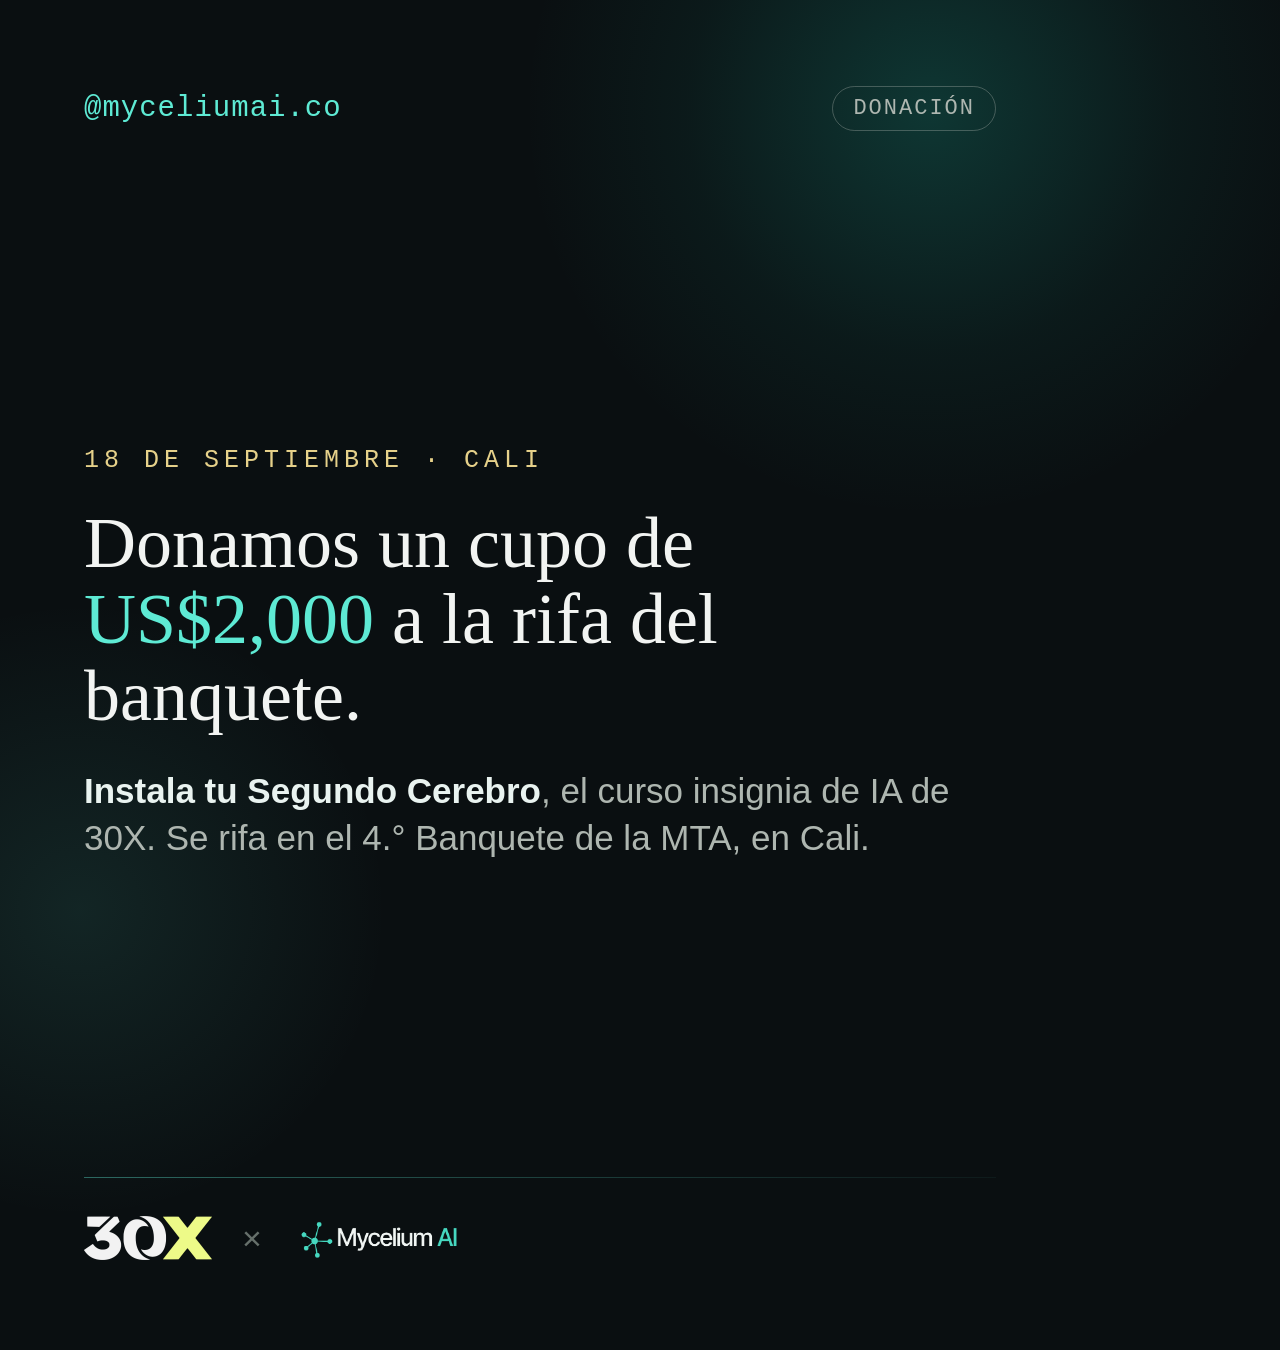
<file: slides/banquete-mta/s1.html>
<!doctype html><html lang="es"><head><meta charset="utf-8"><link rel="stylesheet" href="tpl.css"><style>.headline{font-size:72px}</style></head><body><div class="glow"></div><div class="glow2"></div><div class="frame"><div class="top"><div class="handle">@myceliumai.co</div><div class="chip">DONACIÓN</div></div><div class="mid"><div class="eyebrow">18 de septiembre · Cali</div><div class="headline">Donamos un cupo de <span class="t">US$2,000</span> a la rifa del banquete.</div><div class="sub"><b>Instala tu Segundo Cerebro</b>, el curso insignia de IA de 30X. Se rifa en el 4.° Banquete de la MTA, en Cali.</div></div><div class="divider"></div><div class="foot"><img class="w30" src="30x-wordmark.png"><div class="cross">&times;</div><img class="logo" src="mycelium-logo.png"></div></div></body></html>
</file>
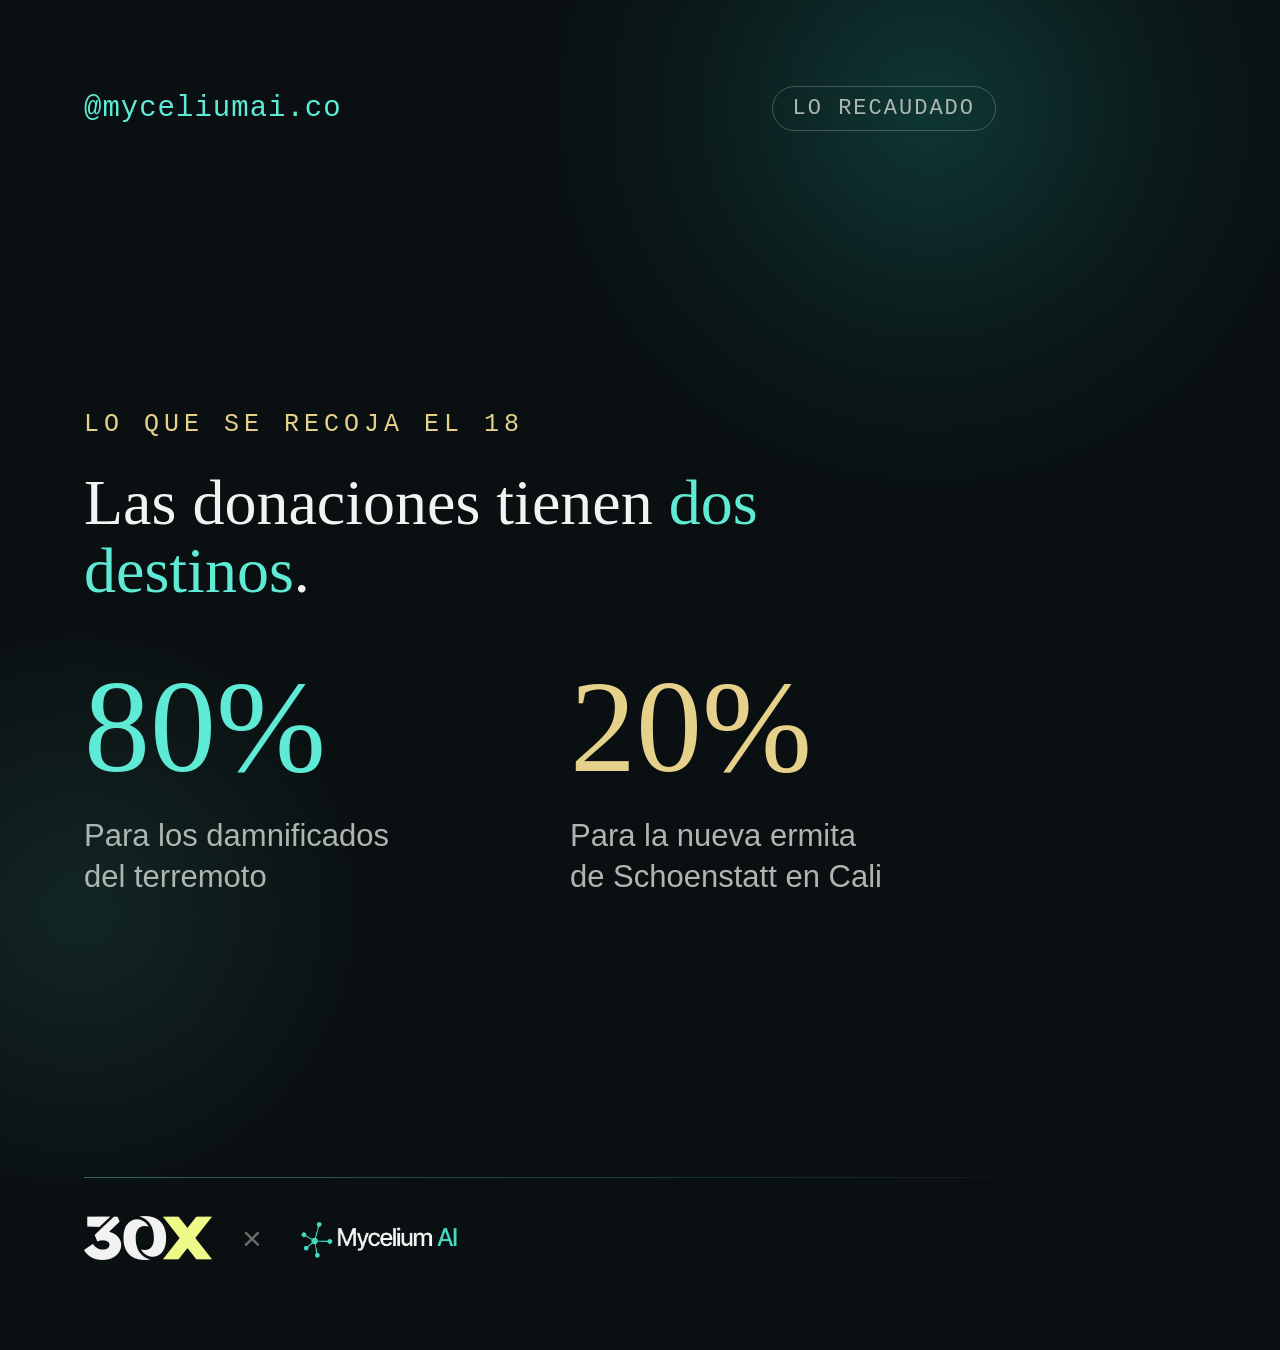
<file: slides/banquete-mta/s2.html>
<!doctype html><html lang="es"><head><meta charset="utf-8"><link rel="stylesheet" href="tpl.css"><style>.headline{font-size:64px;margin-bottom:56px}.nums{display:flex;gap:60px}.nums>div{flex:1}.big{font-family:Georgia,serif;font-size:132px;line-height:1;color:#5EEAD4}.big.g{color:#E6D18A}.nl{font-size:31px;line-height:1.34;color:#AEB6B0;margin-top:22px}</style></head><body><div class="glow"></div><div class="glow2"></div><div class="frame"><div class="top"><div class="handle">@myceliumai.co</div><div class="chip">LO RECAUDADO</div></div><div class="mid"><div class="eyebrow">Lo que se recoja el 18</div><div class="headline">Las donaciones tienen <span class="t">dos destinos</span>.</div><div class="nums"><div><div class="big">80%</div><div class="nl">Para los damnificados<br>del terremoto</div></div><div><div class="big g">20%</div><div class="nl">Para la nueva ermita<br>de Schoenstatt en Cali</div></div></div></div><div class="divider"></div><div class="foot"><img class="w30" src="30x-wordmark.png"><div class="cross">&times;</div><img class="logo" src="mycelium-logo.png"></div></div></body></html>
</file>
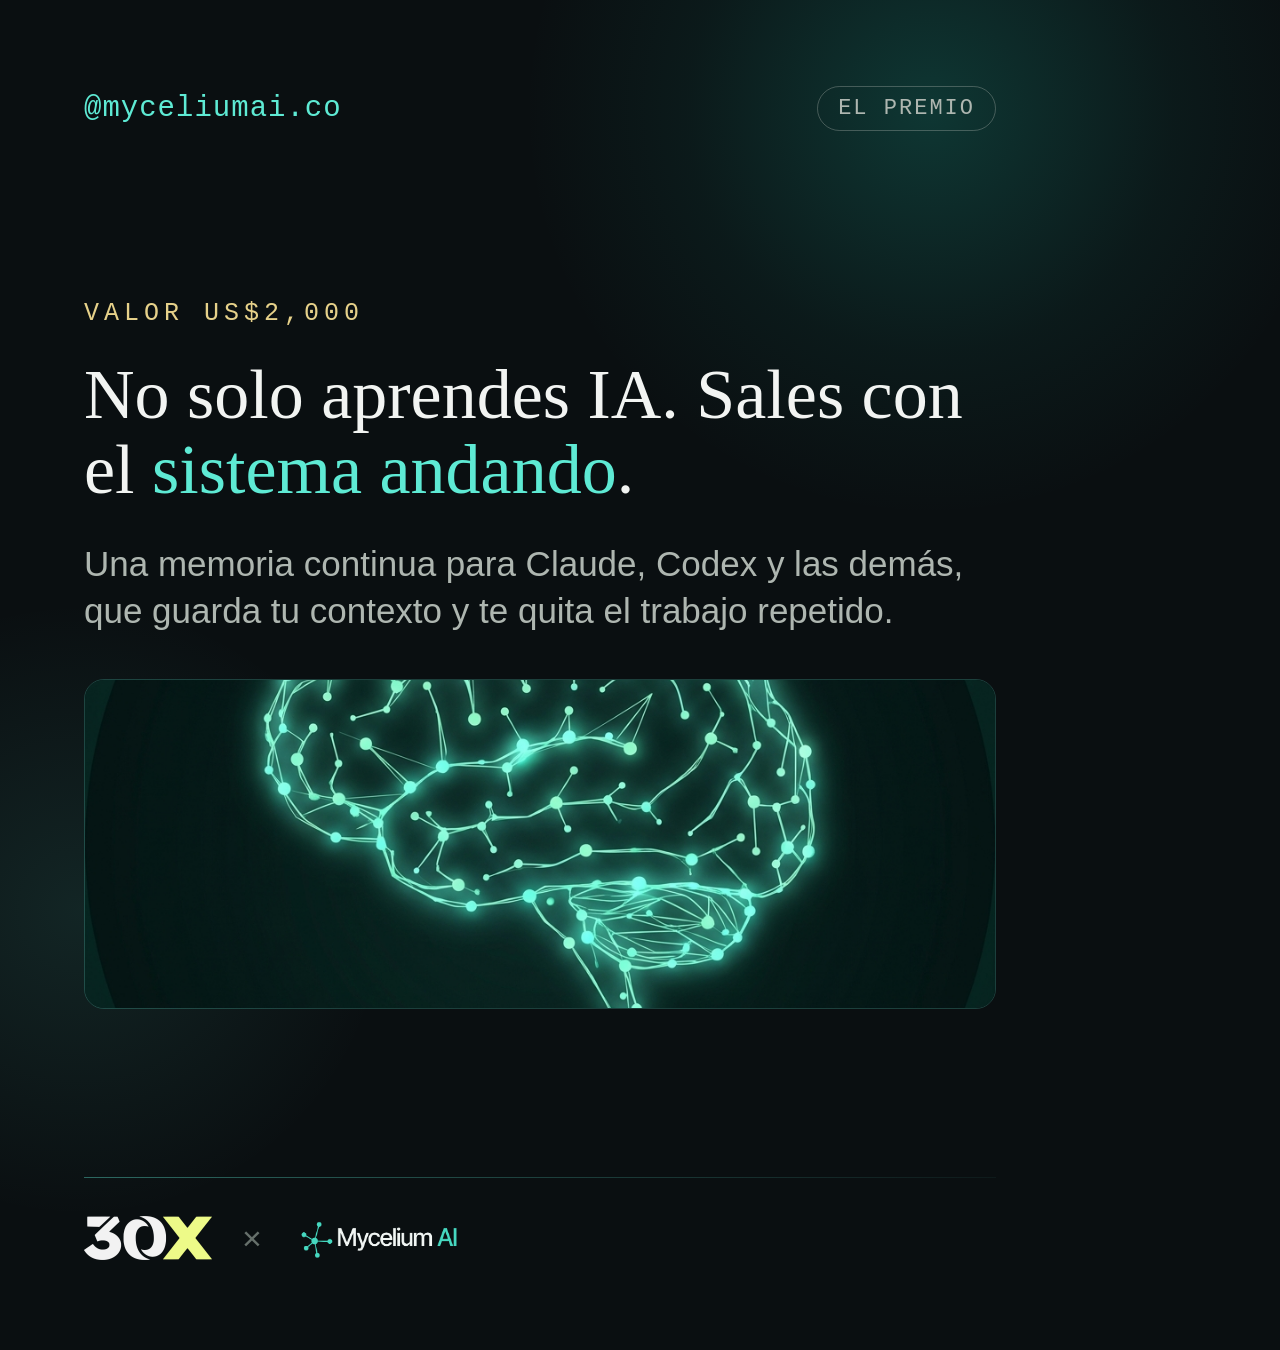
<file: slides/banquete-mta/s3.html>
<!doctype html><html lang="es"><head><meta charset="utf-8"><link rel="stylesheet" href="tpl.css"><style>.headline{font-size:70px}.bimg{width:100%;height:330px;object-fit:cover;object-position:52%% 46%%;border-radius:20px;margin-top:44px;border:1px solid rgba(94,234,212,0.22)}</style></head><body><div class="glow"></div><div class="glow2"></div><div class="frame"><div class="top"><div class="handle">@myceliumai.co</div><div class="chip">EL PREMIO</div></div><div class="mid"><div class="eyebrow">Valor US$2,000</div><div class="headline">No solo aprendes IA. Sales con el <span class="t">sistema andando</span>.</div><div class="sub">Una memoria continua para Claude, Codex y las demás, que guarda tu contexto y te quita el trabajo repetido.</div><img class="bimg" src="brain.png"></div><div class="divider"></div><div class="foot"><img class="w30" src="30x-wordmark.png"><div class="cross">&times;</div><img class="logo" src="mycelium-logo.png"></div></div></body></html>
</file>
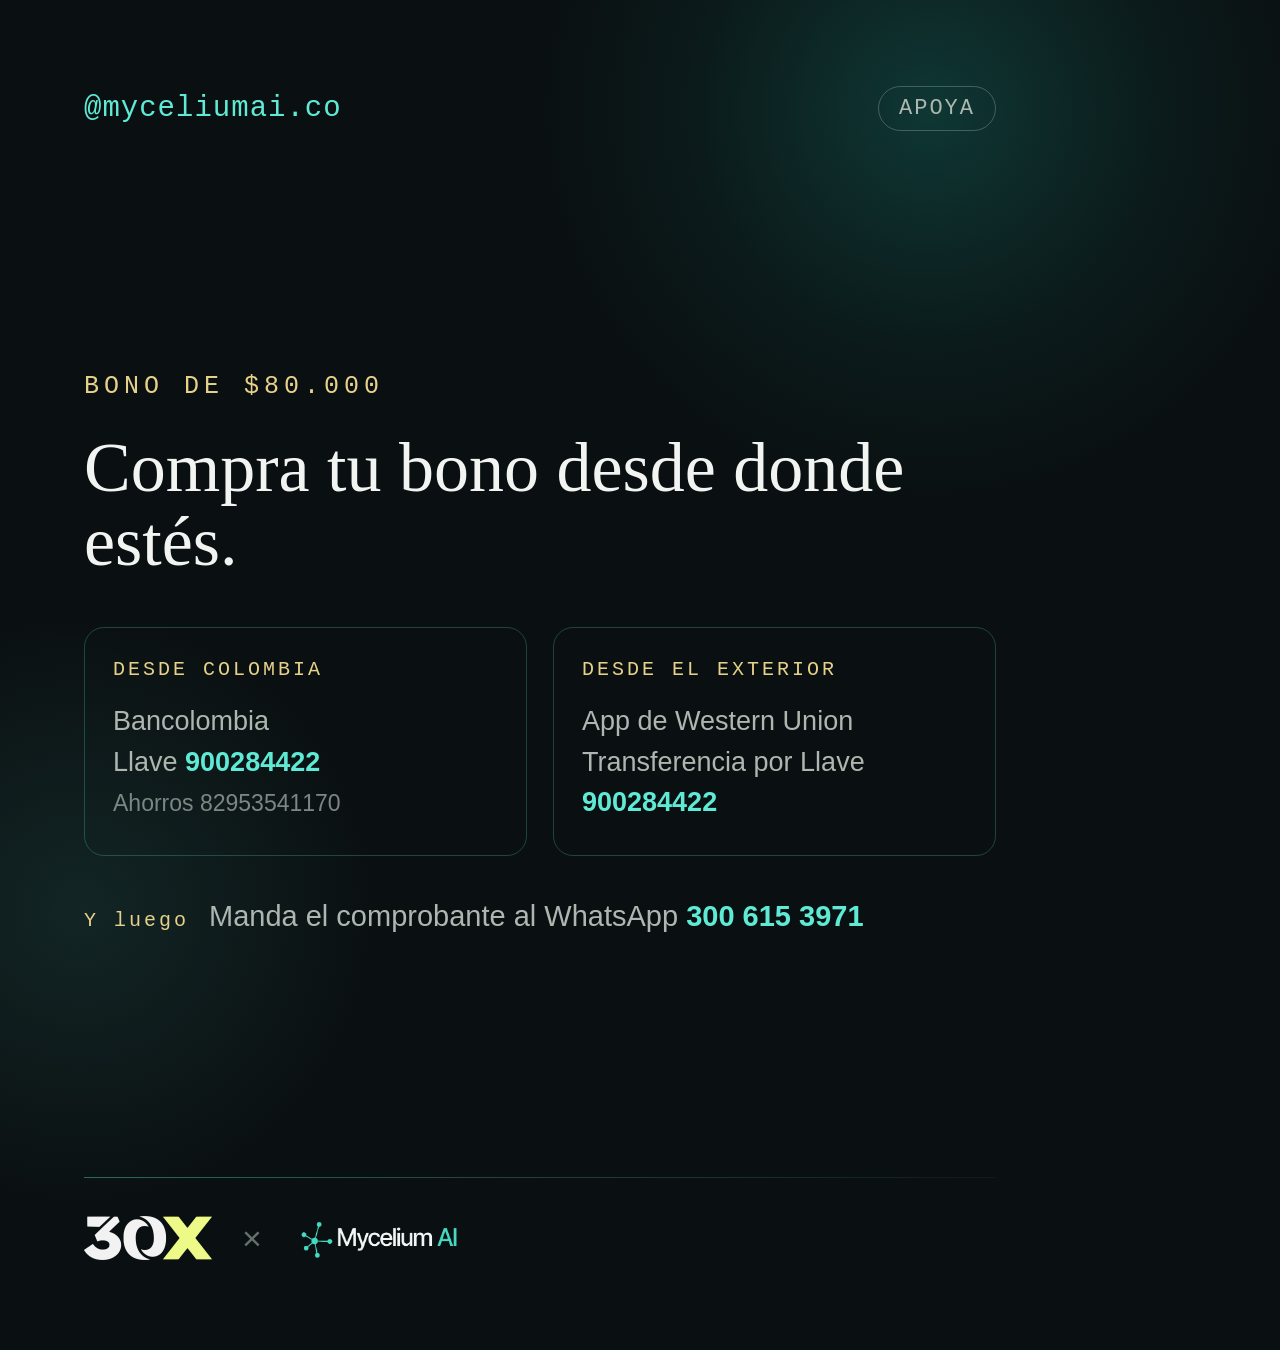
<file: slides/banquete-mta/s4.html>
<!doctype html><html lang="es"><head><meta charset="utf-8"><link rel="stylesheet" href="tpl.css"><style>
.headline{font-size:70px}
.paths{display:flex;gap:26px;margin-top:48px}
.p{flex:1;border:1px solid rgba(94,234,212,0.24);border-radius:20px;padding:30px 28px 32px}
.pk{font-family:'Courier New',monospace;font-size:20px;color:#E6D18A;letter-spacing:3px;text-transform:uppercase}
.pl{font-size:27px;line-height:1.5;color:#AEB6B0;margin-top:20px}
.pl b{color:#5EEAD4;font-weight:600}
.pl .d{color:#7C8683;font-size:23px}
.last{display:flex;gap:20px;align-items:baseline;margin-top:40px}
.lk{font-family:'Courier New',monospace;font-size:20px;color:#E6D18A;letter-spacing:3px;flex:0 0 auto}
.lt{font-size:29px;color:#AEB6B0;line-height:1.4}
.lt b{color:#5EEAD4;font-weight:600}
</style></head><body><div class="glow"></div><div class="glow2"></div><div class="frame">
<div class="top"><div class="handle">@myceliumai.co</div><div class="chip">APOYA</div></div>
<div class="mid">
  <div class="eyebrow">Bono de $80.000</div>
  <div class="headline">Compra tu bono desde donde estés.</div>
  <div class="paths">
    <div class="p"><div class="pk">Desde Colombia</div><div class="pl">Bancolombia<br>Llave <b>900284422</b><br><span class="d">Ahorros 82953541170</span></div></div>
    <div class="p"><div class="pk">Desde el exterior</div><div class="pl">App de Western Union<br>Transferencia por Llave<br><b>900284422</b></div></div>
  </div>
  <div class="last"><div class="lk">Y luego</div><div class="lt">Manda el comprobante al WhatsApp <b>300 615 3971</b></div></div>
</div>
<div class="divider"></div>
<div class="foot"><img class="w30" src="30x-wordmark.png"><div class="cross">&times;</div><img class="logo" src="mycelium-logo.png"></div>
</div></body></html>
</file>
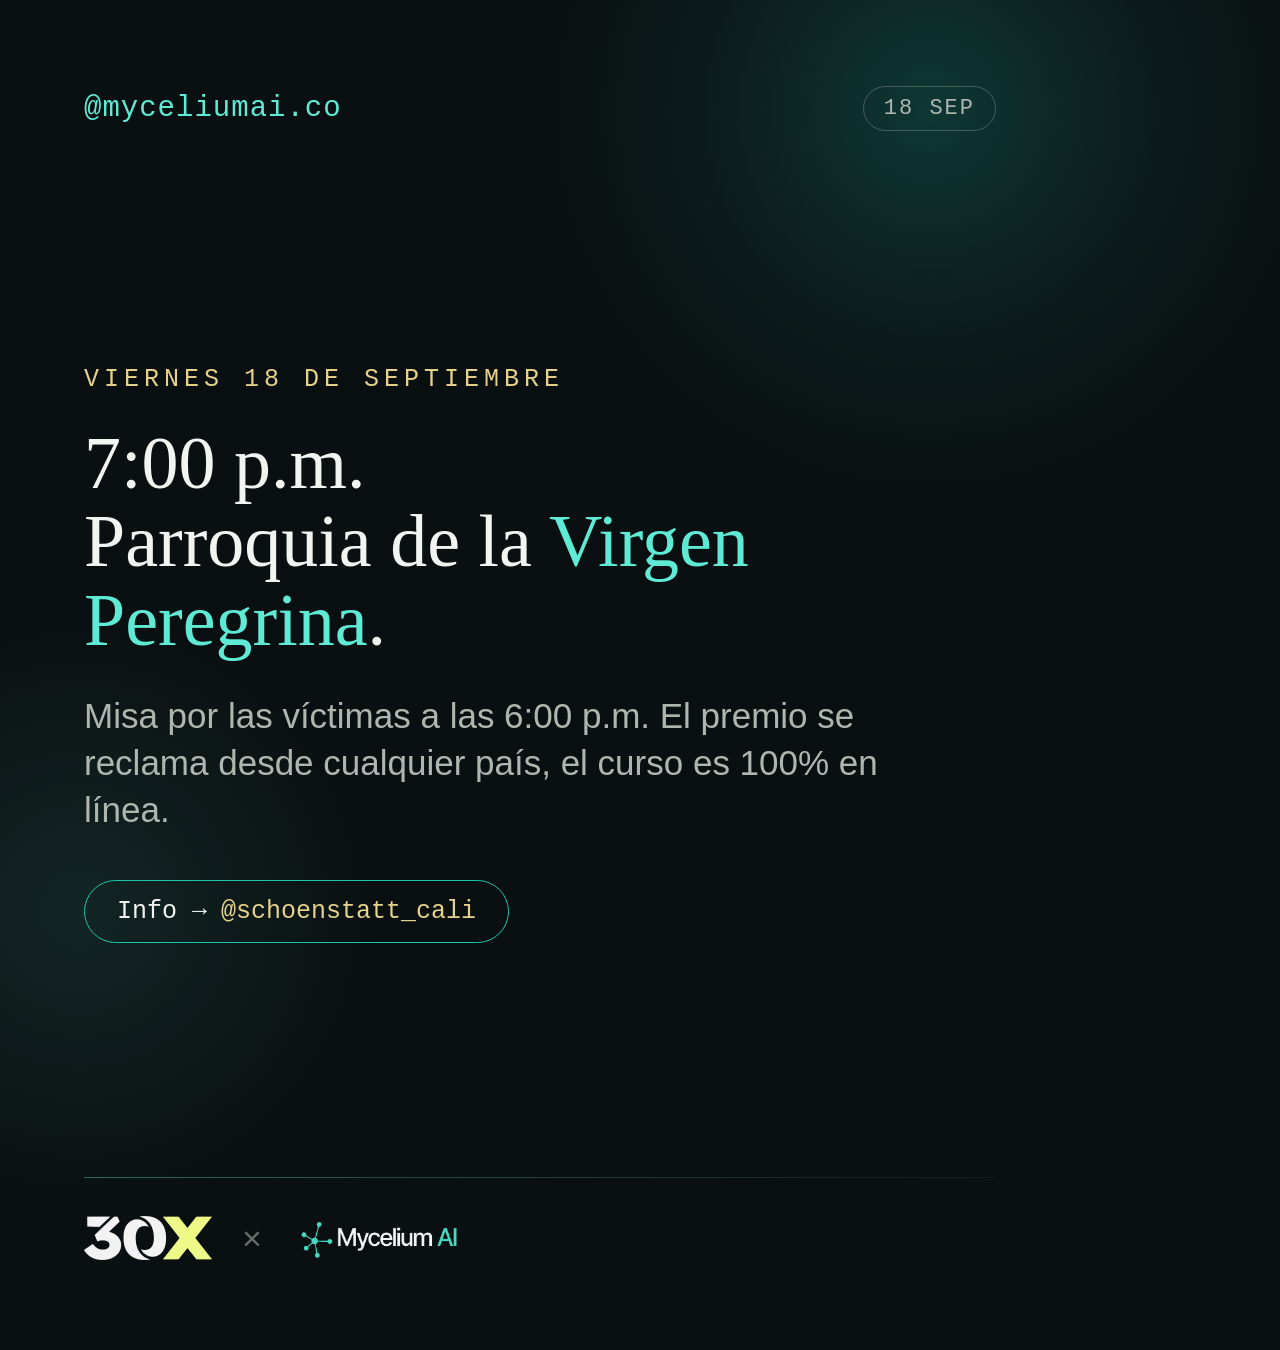
<file: slides/banquete-mta/s5.html>
<!doctype html><html lang="es"><head><meta charset="utf-8"><link rel="stylesheet" href="tpl.css"><style>.headline{font-size:74px}.cta{display:inline-flex;align-items:center;gap:14px;margin-top:46px;align-self:flex-start;border:1.5px solid #1EC4AD;border-radius:100px;padding:16px 32px}.cta .k{font-family:'Courier New',monospace;font-size:25px;color:#F2F4F2}.cta .u{font-family:'Courier New',monospace;font-size:25px;color:#E6D18A}</style></head><body><div class="glow"></div><div class="glow2"></div><div class="frame"><div class="top"><div class="handle">@myceliumai.co</div><div class="chip">18 SEP</div></div><div class="mid"><div class="eyebrow">Viernes 18 de septiembre</div><div class="headline">7:00 p.m.<br>Parroquia de la <span class="t">Virgen Peregrina</span>.</div><div class="sub">Misa por las víctimas a las 6:00 p.m. El premio se reclama desde cualquier país, el curso es 100% en línea.</div><div class="cta"><span class="k">Info →</span><span class="u">@schoenstatt_cali</span></div></div><div class="divider"></div><div class="foot"><img class="w30" src="30x-wordmark.png"><div class="cross">&times;</div><img class="logo" src="mycelium-logo.png"></div></div></body></html>
</file>
<file: slides/banquete-mta/tpl.css>
*{margin:0;padding:0;box-sizing:border-box}
html,body{width:1080px;height:1350px}
body{background:#0A0F11;font-family:'Helvetica Neue',Arial,sans-serif;position:relative;overflow:hidden}
.glow{position:absolute;width:820px;height:820px;right:-260px;top:-300px;border-radius:50%;
  background:radial-gradient(circle,rgba(30,196,173,0.22)0%,rgba(30,196,173,0.06)42%,transparent 70%)}
.glow2{position:absolute;width:640px;height:640px;left:-240px;bottom:120px;border-radius:50%;
  background:radial-gradient(circle,rgba(94,234,212,0.10)0%,transparent 68%)}
.frame{position:absolute;inset:0;padding:86px 84px;display:flex;flex-direction:column;z-index:2}
.top{display:flex;justify-content:space-between;align-items:center}
.handle{font-family:'Courier New',monospace;font-size:29px;color:#5EEAD4;letter-spacing:1px}
.chip{font-family:'Courier New',monospace;font-size:22px;color:#AEB6B0;letter-spacing:2px;
  border:1px solid rgba(174,182,176,0.35);border-radius:100px;padding:9px 20px}
.mid{flex:1;display:flex;flex-direction:column;justify-content:center}
.eyebrow{font-family:'Courier New',monospace;font-size:25px;color:#E6D18A;letter-spacing:5px;
  text-transform:uppercase;margin-bottom:30px}
.headline{font-family:Georgia,serif;line-height:1.06;color:#F2F4F2;font-weight:400}
.headline .t{color:#5EEAD4}
.sub{font-size:35px;line-height:1.34;color:#AEB6B0;margin-top:34px;max-width:880px}
.sub b{color:#E9F3F0;font-weight:600}
.divider{height:1px;background:linear-gradient(90deg,rgba(94,234,212,0.4),rgba(94,234,212,0.05));margin:0 0 34px 0}
.foot{display:flex;align-items:center;gap:30px;z-index:2}
.foot img.w30{height:44px;width:auto;display:block}
.cross{font-size:34px;color:#66706B;font-weight:300}
.logo{height:52px;width:auto;display:block}
</file>
